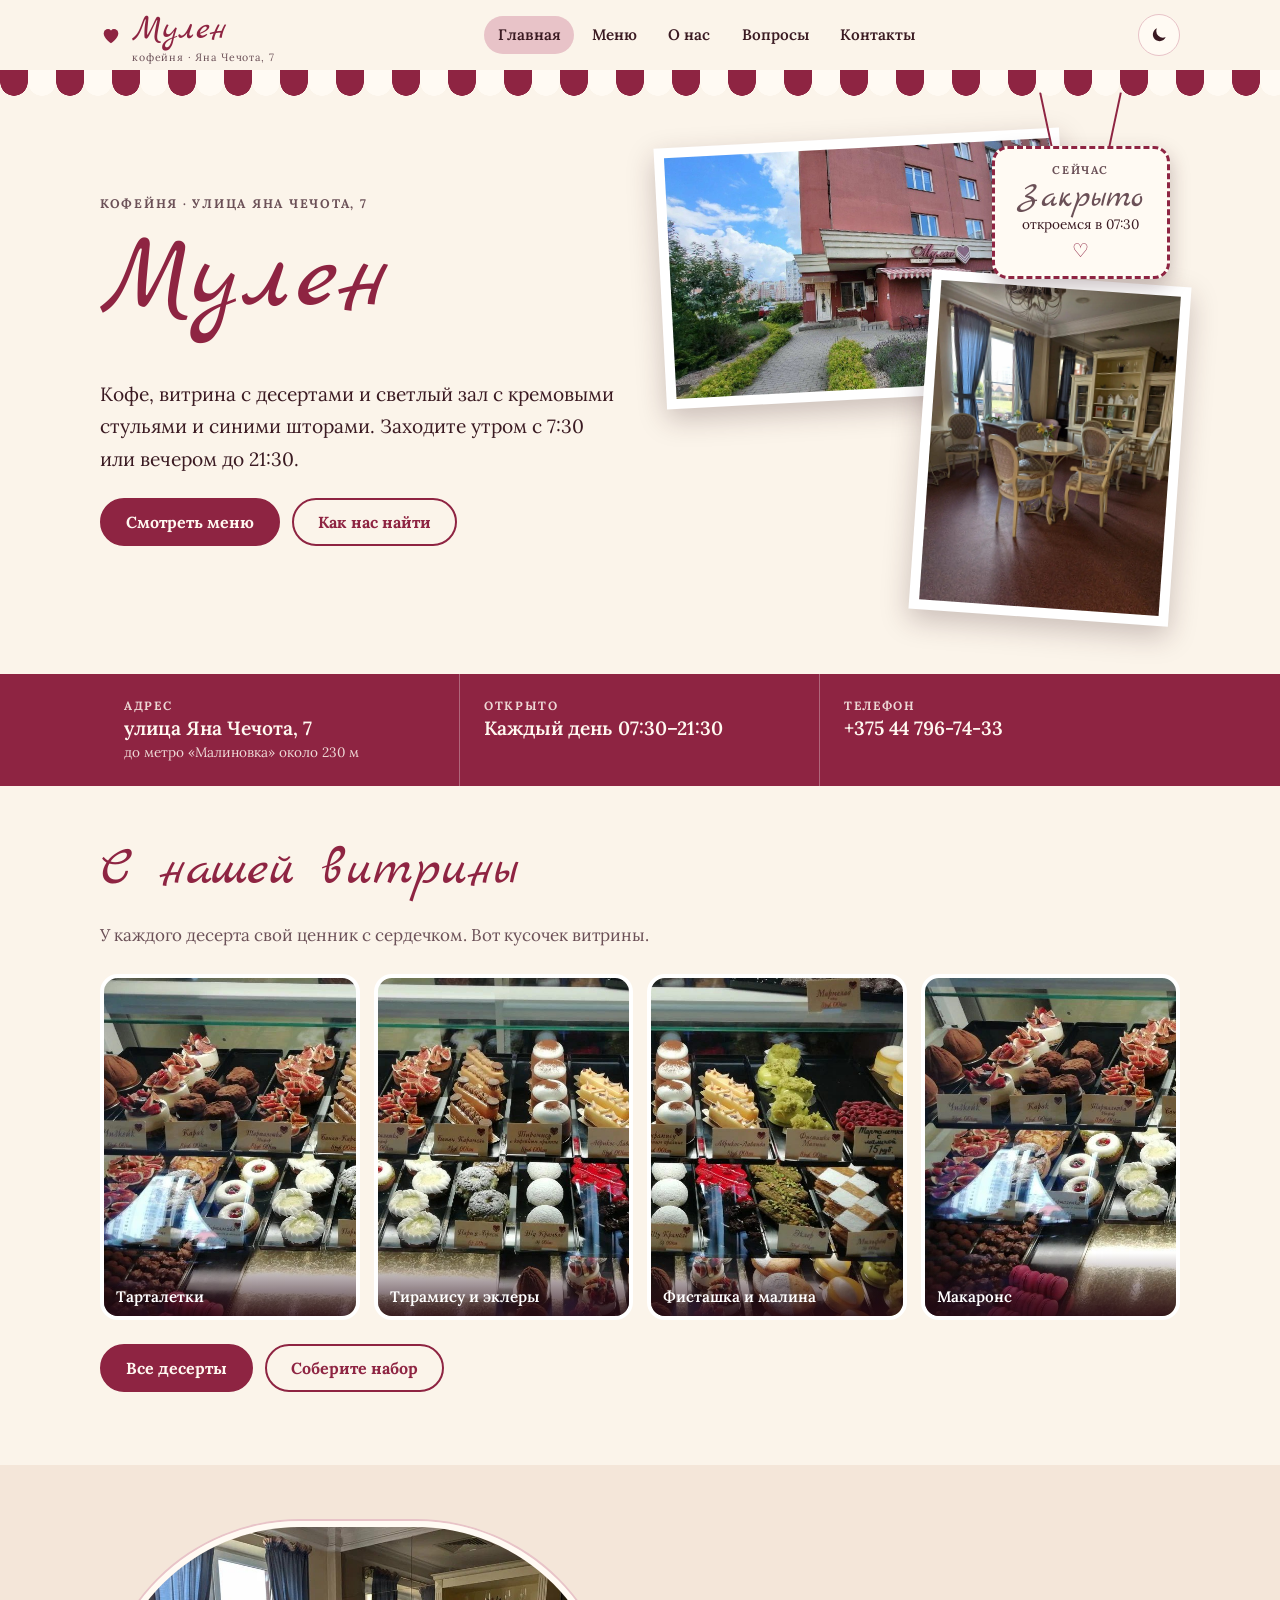
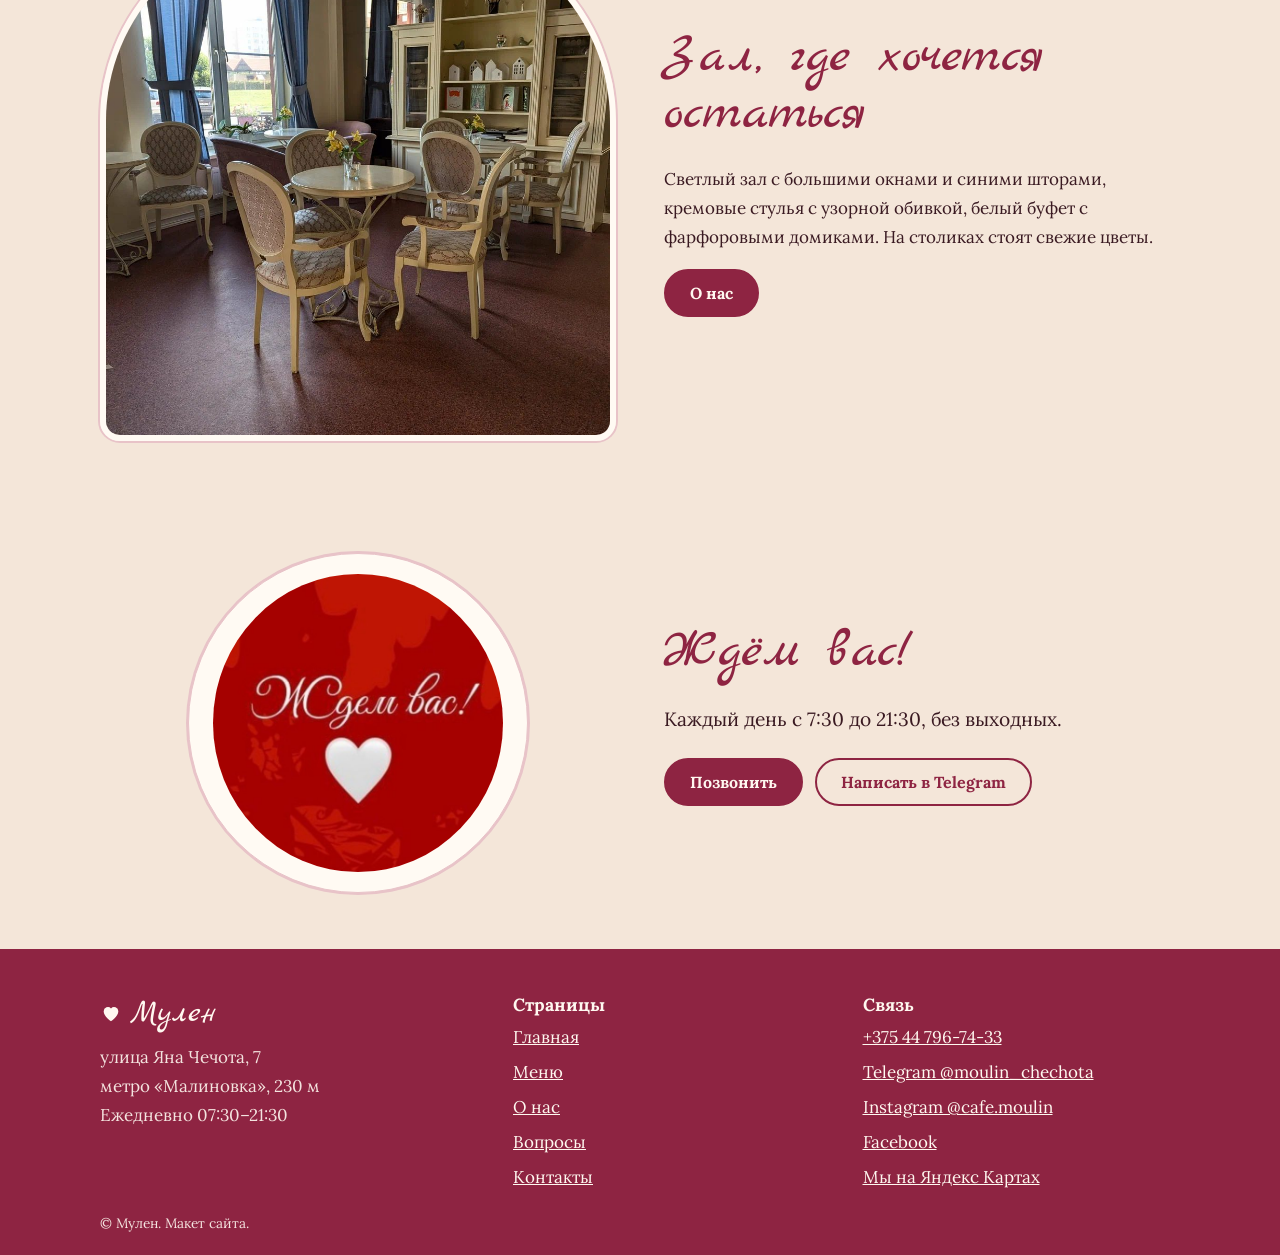
<file: index.html>
<!DOCTYPE html><html lang="ru"><head><meta charset="utf-8"><meta name="viewport" content="width=device-width,initial-scale=1">
<title>Кофейня на Яна Чечота — Мулен</title><meta name="description" content="Мулен — кофейня и витрина с десертами на улице Яна Чечота, 7. Открыто каждый день с 7:30 до 21:30.">
<script>(function(){var t;try{t=localStorage.getItem('theme')}catch(e){}if(t!=='dark'&&t!=='light')t=matchMedia('(prefers-color-scheme:dark)').matches?'dark':'light';var r=document.documentElement;r.dataset.theme=t;r.classList.add('js')})()</script>
<link rel="icon" href="favicon.ico" sizes="any"><link rel="icon" type="image/png" sizes="32x32" href="favicon-32.png"><link rel="icon" type="image/png" sizes="192x192" href="favicon-192.png"><link rel="apple-touch-icon" href="apple-touch-icon.png">
<link rel="preconnect" href="https://fonts.googleapis.com"><link rel="preconnect" href="https://fonts.gstatic.com" crossorigin>
<link href="https://fonts.googleapis.com/css2?family=Lora:wght@400;600;700&family=Marck+Script&display=swap" rel="stylesheet">
<link rel="stylesheet" href="style.css"><script src="main.js" defer></script></head><body>
<div id="prog" aria-hidden="true"></div>
<header class="top"><div class="wrap bar"><a class="brand" href="index.html" aria-label="Мулен — на главную"><svg class="hrt" viewBox="0 0 24 24" width="22" height="22" aria-hidden="true"><path d="M12 21s-8-5.2-8-11a4.6 4.6 0 0 1 8-3 4.6 4.6 0 0 1 8 3c0 5.800-8 11-8 11z" fill="currentColor"/></svg><span><b>Мулен</b><small>кофейня · Яна Чечота, 7</small></span></a>
<nav id="nav" aria-label="Основное меню"><ul><li><a href="index.html" aria-current="page">Главная</a></li><li><a href="menu.html">Меню</a></li><li><a href="about.html">О нас</a></li><li><a href="faq.html">Вопросы</a></li><li><a href="contacts.html">Контакты</a></li></ul></nav>
<div class="tools"><button class="ib" id="theme" type="button" aria-label="Переключить тему" aria-pressed="false"><svg viewBox="0 0 24 24" width="20" height="20" aria-hidden="true"><path d="M20 14.5A8 8 0 0 1 9.5 4a8 8 0 1 0 10.5 10.5z" fill="currentColor"/></svg></button>
<button class="ib burger" id="burger" type="button" aria-label="Открыть меню" aria-expanded="false" aria-controls="nav"><svg viewBox="0 0 24 24" width="22" height="22" aria-hidden="true"><path d="M3 6h18M3 12h18M3 18h18" stroke="currentColor" stroke-width="2" stroke-linecap="round"/></svg></button></div></div><div class="awn" aria-hidden="true"></div></header><main id="main">

<section class="hero"><div class="wrap hgrid"><div class="reveal"><p class="eyebrow">Кофейня · улица Яна Чечота, 7</p><h1>Мулен</h1>
<p class="lead">Кофе, витрина с десертами и светлый зал с кремовыми стульями и синими шторами. Заходите утром с 7:30 или вечером до 21:30.</p>
<p class="btns"><a class="btn" href="menu.html">Смотреть меню</a><a class="btn ghost" href="contacts.html">Как нас найти</a></p></div>
<div class="stack reveal"><div class="door swing" id="door" role="status" aria-live="polite"><div class="plate"><small>Сейчас</small><b id="dst">Открыто</b><span id="dtx">до 21:30</span><i id="dh" aria-hidden="true">♥</i></div></div><figure class="pol p1"><img src="images/facade.jpg" width="1280" height="720" alt="Кофейня «Мулен»: красный дом, полосатый тент и вывеска с сердцем"></figure><figure class="pol p2"><img src="images/interior.jpg" width="964" height="1280" alt="Зал: кремовые стулья с узорной обивкой, круглые столики с жёлтыми цветами, синие шторы"></figure></div></div></section>
<section class="info"><div class="wrap igrid"><div><span>Адрес</span><b>улица Яна Чечота, 7</b><small>до метро «Малиновка» около 230 м</small></div><div><span>Открыто</span><b>Каждый день 07:30–21:30</b></div><div><span>Телефон</span><a href="tel:+375447967433">+375 44 796-74-33</a></div></div></section>
<section><div class="wrap"><h2 class="reveal">С нашей витрины</h2><p class="muted reveal">У каждого десерта свой ценник с сердечком. Вот кусочек витрины.</p><div class="gal"><div class="tile reveal" role="img" aria-label="Фрагмент витрины: Тарталетки" style="background-image:url(images/showcase.jpg);background-position:6% 10%"><span>Тарталетки</span></div><div class="tile reveal" role="img" aria-label="Фрагмент витрины: Тирамису и эклеры" style="background-image:url(images/showcase.jpg);background-position:45% 6%"><span>Тирамису и эклеры</span></div><div class="tile reveal" role="img" aria-label="Фрагмент витрины: Фисташка и малина" style="background-image:url(images/showcase.jpg);background-position:82% 4%"><span>Фисташка и малина</span></div><div class="tile reveal" role="img" aria-label="Фрагмент витрины: Макаронс" style="background-image:url(images/showcase.jpg);background-position:0% 100%"><span>Макаронс</span></div></div><p class="btns"><a class="btn" href="menu.html">Все десерты</a><a class="btn ghost" href="menu.html#set">Соберите набор</a></p></div></section>
<section class="alt"><div class="wrap split"><img class="reveal rimg" src="images/interior.jpg" width="964" height="1280" loading="lazy" alt="Зал кофейни: резной белый буфет с фарфоровыми домиками, кремовые стулья"><div class="reveal"><h2>Зал, где хочется остаться</h2><p>Светлый зал с большими окнами и синими шторами, кремовые стулья с узорной обивкой, белый буфет с фарфоровыми домиками. На столиках стоят свежие цветы.</p><p><a class="btn" href="about.html">О нас</a></p></div></div></section>
<section class="cta"><div class="wrap split"><img class="reveal rimg card" src="images/card.jpg" width="640" height="640" loading="lazy" alt="Открытка «Ждём вас!» с белым сердцем на красном фоне"><div class="reveal"><h2>Ждём вас!</h2><p class="lead">Каждый день с 7:30 до 21:30, без выходных.</p><p class="btns"><a class="btn" href="tel:+375447967433">Позвонить</a><a class="btn ghost" href="https://t.me/moulin_chechota" target="_blank" rel="noopener">Написать в Telegram</a></p></div></div></section></main><footer><div class="wrap fgrid"><div><p class="fb"><svg class="hrt" viewBox="0 0 24 24" width="22" height="22" aria-hidden="true"><path d="M12 21s-8-5.2-8-11a4.6 4.6 0 0 1 8-3 4.6 4.6 0 0 1 8 3c0 5.800-8 11-8 11z" fill="currentColor"/></svg> Мулен</p><p class="muted">улица Яна Чечота, 7<br>метро «Малиновка», 230 м<br>Ежедневно 07:30–21:30</p></div>
<div><h3>Страницы</h3><ul class="plain"><li><a href="index.html" aria-current="page">Главная</a></li><li><a href="menu.html">Меню</a></li><li><a href="about.html">О нас</a></li><li><a href="faq.html">Вопросы</a></li><li><a href="contacts.html">Контакты</a></li></ul></div>
<div><h3>Связь</h3><ul class="plain"><li><a href="tel:+375447967433">+375 44 796-74-33</a></li><li><a href="https://t.me/moulin_chechota" target="_blank" rel="noopener">Telegram @moulin_chechota</a></li><li><a href="https://instagram.com/cafe.moulin" target="_blank" rel="noopener">Instagram @cafe.moulin</a></li><li><a href="https://www.facebook.com/people/Moulinovka/100050325293859/" target="_blank" rel="noopener">Facebook</a></li><li><a href="https://yandex.by/maps/org/mulen/1174482959/?ll=27.477953%2C53.849796&z=14" target="_blank" rel="noopener">Мы на Яндекс Картах</a></li></ul></div></div><p class="wrap muted small">© Мулен. Макет сайта.</p></footer>
<div class="dock"><a class="btn" href="tel:+375447967433" aria-label="Позвонить в Мулен">Позвонить</a><a class="btn ghost" href="https://t.me/moulin_chechota" target="_blank" rel="noopener" aria-label="Написать в Telegram">Telegram</a></div></body></html>
</file>
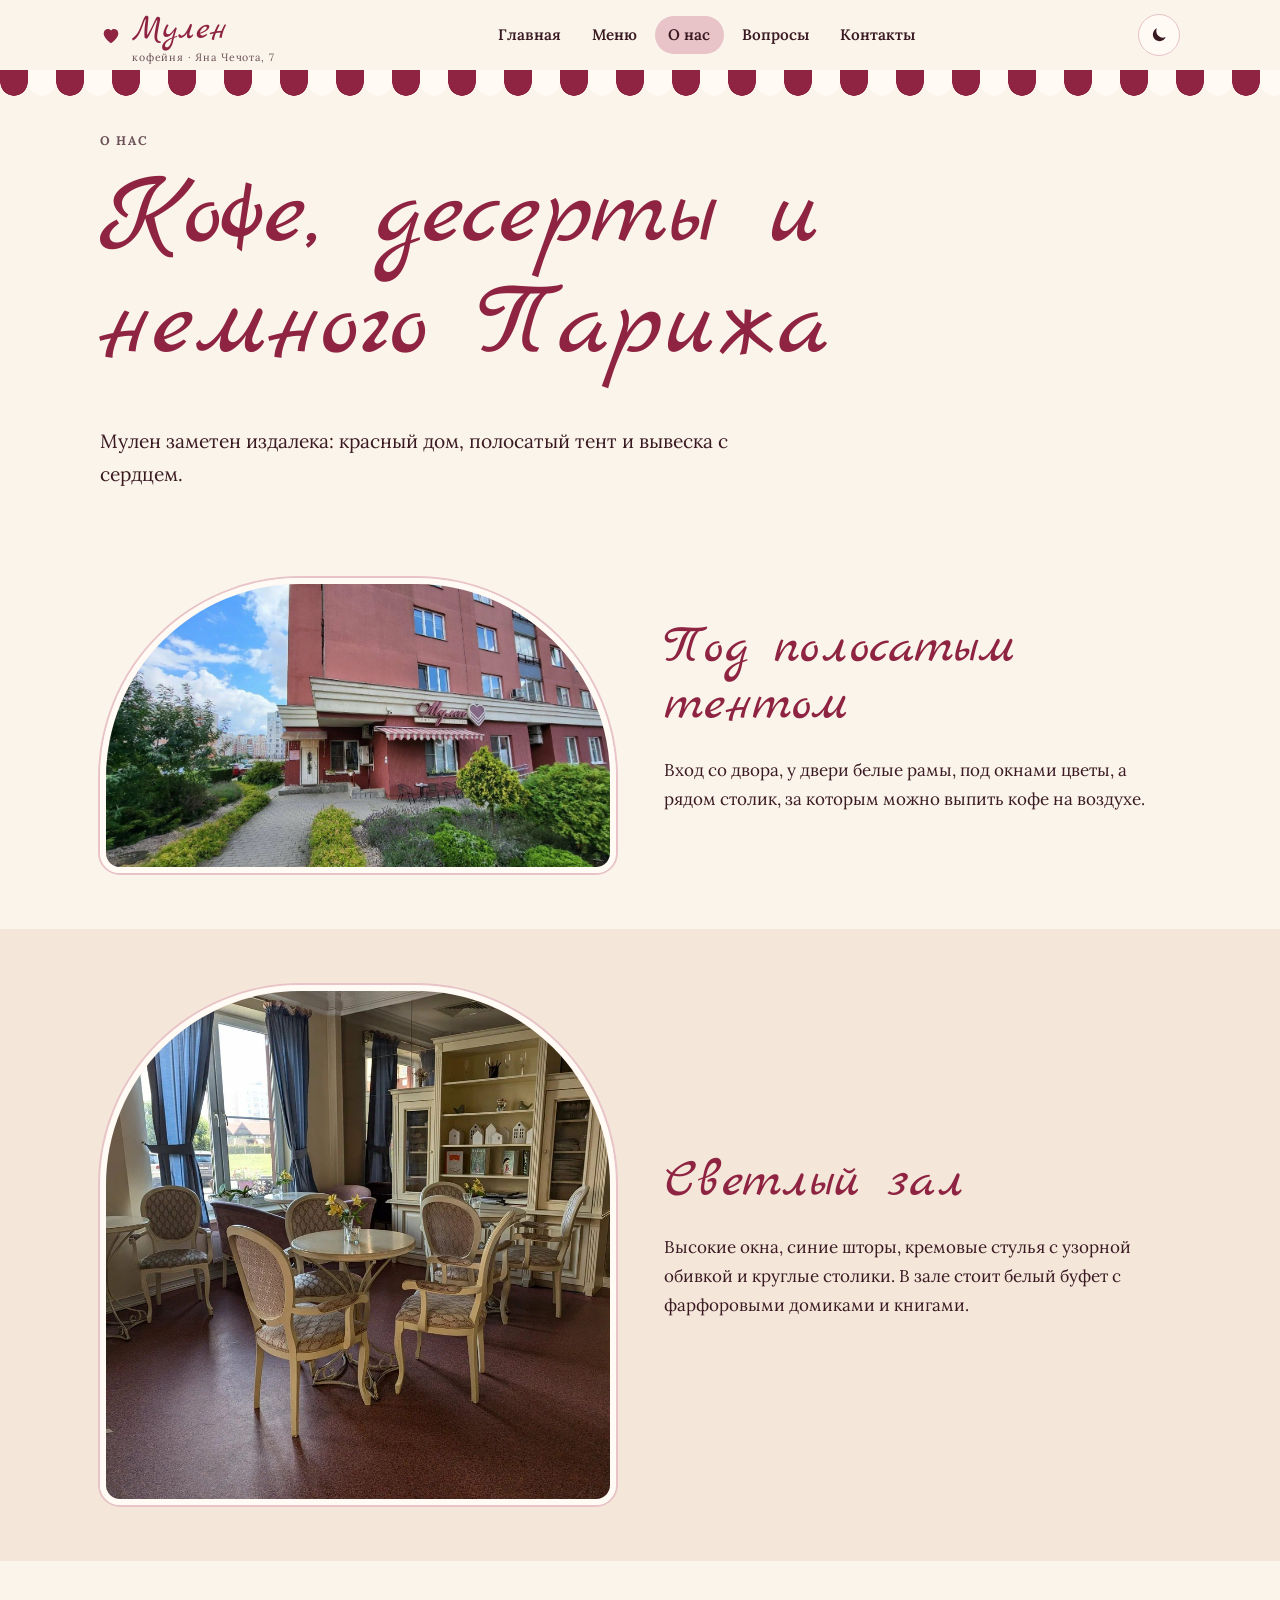
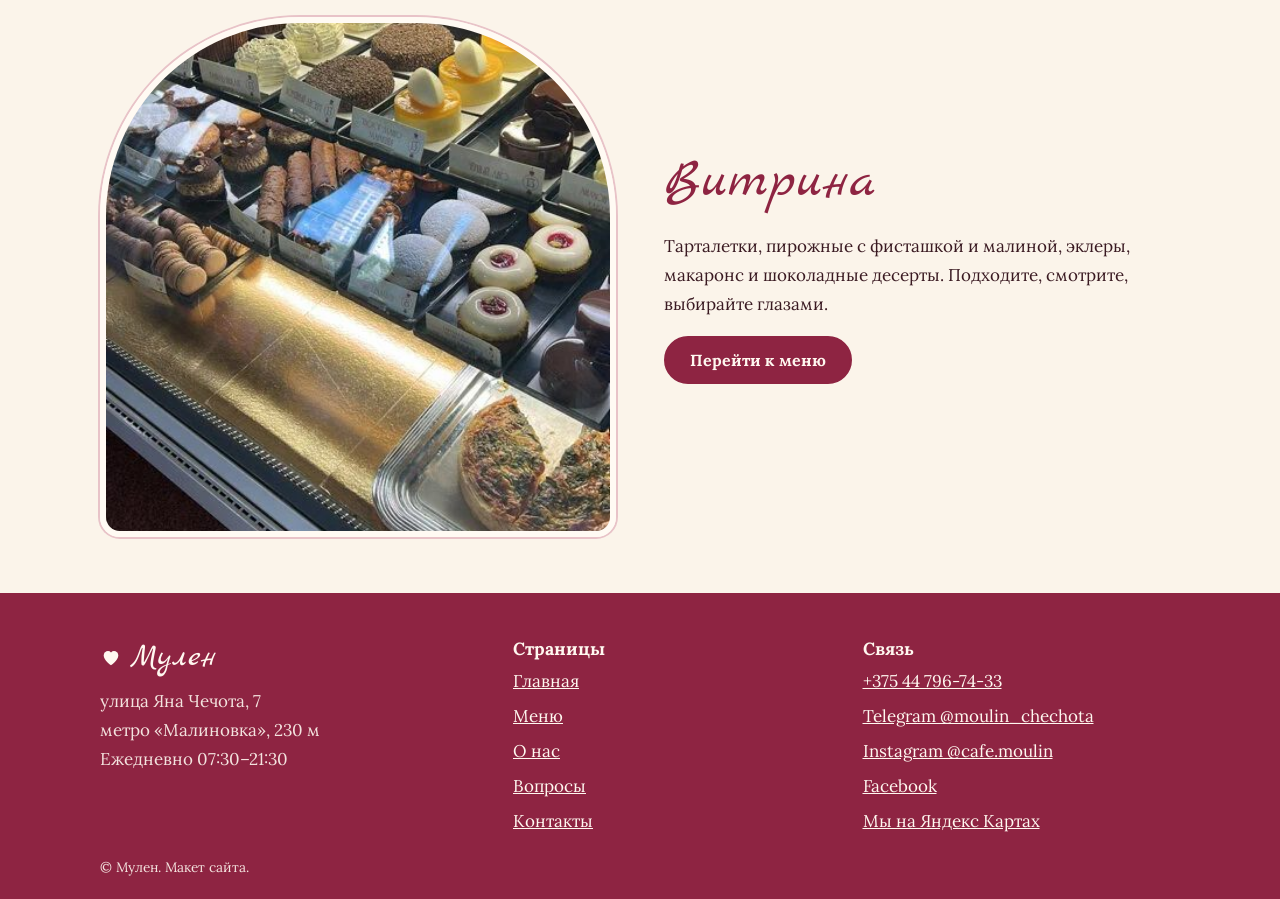
<file: about.html>
<!DOCTYPE html><html lang="ru"><head><meta charset="utf-8"><meta name="viewport" content="width=device-width,initial-scale=1">
<title>О нас — Мулен</title><meta name="description" content="О кофейне Мулен: красный дом с полосатым тентом, светлый зал и витрина с десертами.">
<script>(function(){var t;try{t=localStorage.getItem('theme')}catch(e){}if(t!=='dark'&&t!=='light')t=matchMedia('(prefers-color-scheme:dark)').matches?'dark':'light';var r=document.documentElement;r.dataset.theme=t;r.classList.add('js')})()</script>
<link rel="icon" href="favicon.ico" sizes="any"><link rel="icon" type="image/png" sizes="32x32" href="favicon-32.png"><link rel="icon" type="image/png" sizes="192x192" href="favicon-192.png"><link rel="apple-touch-icon" href="apple-touch-icon.png">
<link rel="preconnect" href="https://fonts.googleapis.com"><link rel="preconnect" href="https://fonts.gstatic.com" crossorigin>
<link href="https://fonts.googleapis.com/css2?family=Lora:wght@400;600;700&family=Marck+Script&display=swap" rel="stylesheet">
<link rel="stylesheet" href="style.css"><script src="main.js" defer></script></head><body>
<div id="prog" aria-hidden="true"></div>
<header class="top"><div class="wrap bar"><a class="brand" href="index.html" aria-label="Мулен — на главную"><svg class="hrt" viewBox="0 0 24 24" width="22" height="22" aria-hidden="true"><path d="M12 21s-8-5.2-8-11a4.6 4.6 0 0 1 8-3 4.6 4.6 0 0 1 8 3c0 5.800-8 11-8 11z" fill="currentColor"/></svg><span><b>Мулен</b><small>кофейня · Яна Чечота, 7</small></span></a>
<nav id="nav" aria-label="Основное меню"><ul><li><a href="index.html">Главная</a></li><li><a href="menu.html">Меню</a></li><li><a href="about.html" aria-current="page">О нас</a></li><li><a href="faq.html">Вопросы</a></li><li><a href="contacts.html">Контакты</a></li></ul></nav>
<div class="tools"><button class="ib" id="theme" type="button" aria-label="Переключить тему" aria-pressed="false"><svg viewBox="0 0 24 24" width="20" height="20" aria-hidden="true"><path d="M20 14.5A8 8 0 0 1 9.5 4a8 8 0 1 0 10.5 10.5z" fill="currentColor"/></svg></button>
<button class="ib burger" id="burger" type="button" aria-label="Открыть меню" aria-expanded="false" aria-controls="nav"><svg viewBox="0 0 24 24" width="22" height="22" aria-hidden="true"><path d="M3 6h18M3 12h18M3 18h18" stroke="currentColor" stroke-width="2" stroke-linecap="round"/></svg></button></div></div><div class="awn" aria-hidden="true"></div></header><main id="main">

<section class="pgh"><div class="wrap"><p class="eyebrow">О нас</p><h1>Кофе, десерты и немного Парижа</h1><p class="lead">Мулен заметен издалека: красный дом, полосатый тент и вывеска с сердцем.</p></div></section>
<section><div class="wrap split"><img class="reveal rimg" src="images/facade.jpg" width="1280" height="720" loading="lazy" alt="Фасад кофейни: красно-белый тент, вывеска «Мулен» с сердцем, столик на улице"><div class="reveal"><h2>Под полосатым тентом</h2><p>Вход со двора, у двери белые рамы, под окнами цветы, а рядом столик, за которым можно выпить кофе на воздухе.</p></div></div></section>
<section class="alt"><div class="wrap split rev"><div class="reveal"><h2>Светлый зал</h2><p>Высокие окна, синие шторы, кремовые стулья с узорной обивкой и круглые столики. В зале стоит белый буфет с фарфоровыми домиками и книгами.</p></div><img class="reveal rimg" src="images/interior.jpg" width="964" height="1280" loading="lazy" alt="Зал с большими окнами, синими шторами и кремовыми стульями"></div></section>
<section><div class="wrap split"><img class="reveal rimg" src="images/showcase2.jpg" width="432" height="768" loading="lazy" alt="Витрина: пирожные с фруктами, макаронс, шоколадные десерты"><div class="reveal"><h2>Витрина</h2><p>Тарталетки, пирожные с фисташкой и малиной, эклеры, макаронс и шоколадные десерты. Подходите, смотрите, выбирайте глазами.</p><p><a class="btn" href="menu.html">Перейти к меню</a></p></div></div></section></main><footer><div class="wrap fgrid"><div><p class="fb"><svg class="hrt" viewBox="0 0 24 24" width="22" height="22" aria-hidden="true"><path d="M12 21s-8-5.2-8-11a4.6 4.6 0 0 1 8-3 4.6 4.6 0 0 1 8 3c0 5.800-8 11-8 11z" fill="currentColor"/></svg> Мулен</p><p class="muted">улица Яна Чечота, 7<br>метро «Малиновка», 230 м<br>Ежедневно 07:30–21:30</p></div>
<div><h3>Страницы</h3><ul class="plain"><li><a href="index.html">Главная</a></li><li><a href="menu.html">Меню</a></li><li><a href="about.html" aria-current="page">О нас</a></li><li><a href="faq.html">Вопросы</a></li><li><a href="contacts.html">Контакты</a></li></ul></div>
<div><h3>Связь</h3><ul class="plain"><li><a href="tel:+375447967433">+375 44 796-74-33</a></li><li><a href="https://t.me/moulin_chechota" target="_blank" rel="noopener">Telegram @moulin_chechota</a></li><li><a href="https://instagram.com/cafe.moulin" target="_blank" rel="noopener">Instagram @cafe.moulin</a></li><li><a href="https://www.facebook.com/people/Moulinovka/100050325293859/" target="_blank" rel="noopener">Facebook</a></li><li><a href="https://yandex.by/maps/org/mulen/1174482959/?ll=27.477953%2C53.849796&z=14" target="_blank" rel="noopener">Мы на Яндекс Картах</a></li></ul></div></div><p class="wrap muted small">© Мулен. Макет сайта.</p></footer>
<div class="dock"><a class="btn" href="tel:+375447967433" aria-label="Позвонить в Мулен">Позвонить</a><a class="btn ghost" href="https://t.me/moulin_chechota" target="_blank" rel="noopener" aria-label="Написать в Telegram">Telegram</a></div></body></html>
</file>
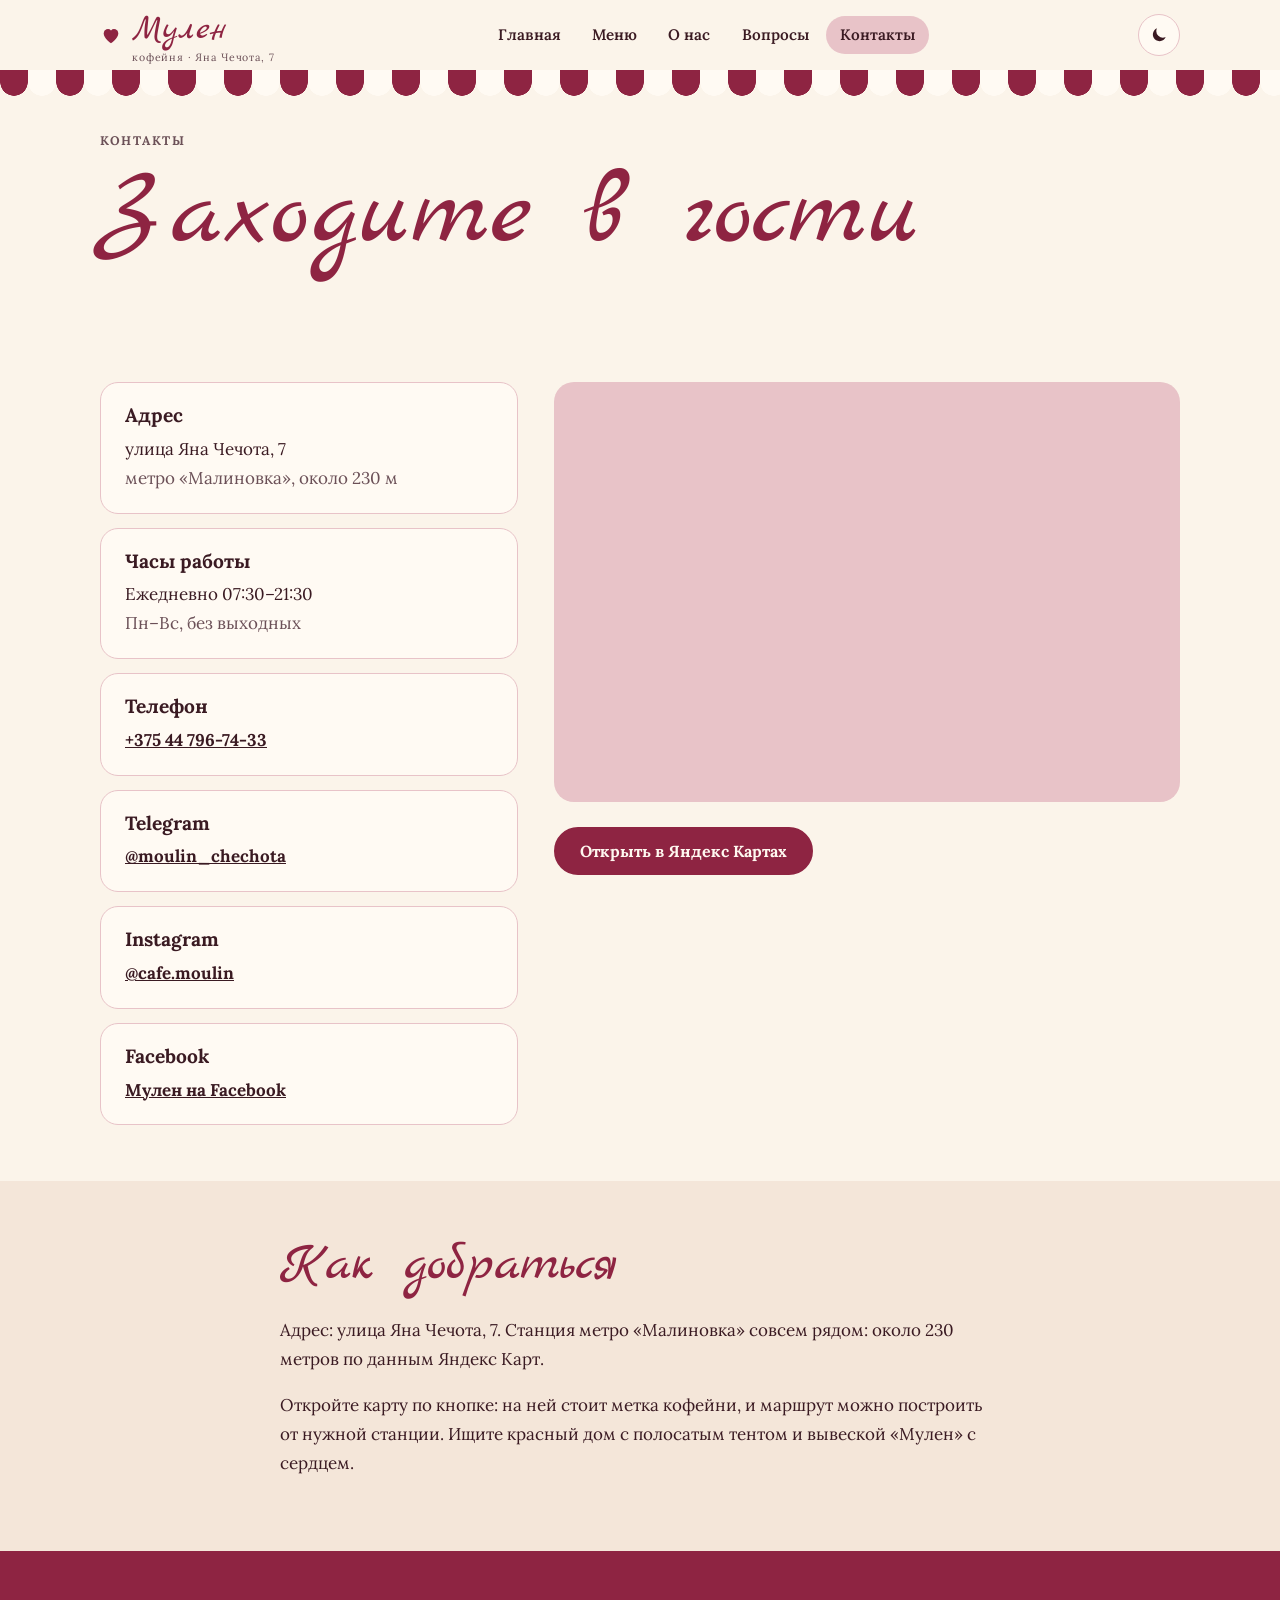
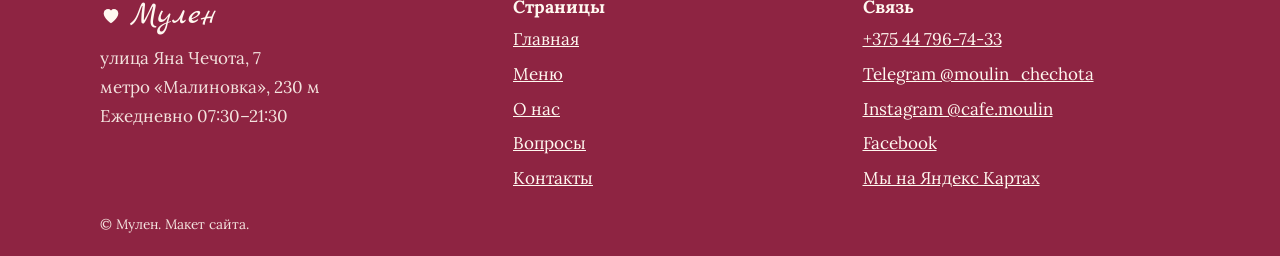
<file: contacts.html>
<!DOCTYPE html><html lang="ru"><head><meta charset="utf-8"><meta name="viewport" content="width=device-width,initial-scale=1">
<title>Контакты — Мулен</title><meta name="description" content="Контакты кофейни Мулен: адрес, телефон, Telegram, Facebook и карта.">
<script>(function(){var t;try{t=localStorage.getItem('theme')}catch(e){}if(t!=='dark'&&t!=='light')t=matchMedia('(prefers-color-scheme:dark)').matches?'dark':'light';var r=document.documentElement;r.dataset.theme=t;r.classList.add('js')})()</script>
<link rel="icon" href="favicon.ico" sizes="any"><link rel="icon" type="image/png" sizes="32x32" href="favicon-32.png"><link rel="icon" type="image/png" sizes="192x192" href="favicon-192.png"><link rel="apple-touch-icon" href="apple-touch-icon.png">
<link rel="preconnect" href="https://fonts.googleapis.com"><link rel="preconnect" href="https://fonts.gstatic.com" crossorigin>
<link href="https://fonts.googleapis.com/css2?family=Lora:wght@400;600;700&family=Marck+Script&display=swap" rel="stylesheet">
<link rel="stylesheet" href="style.css"><script src="main.js" defer></script></head><body>
<div id="prog" aria-hidden="true"></div>
<header class="top"><div class="wrap bar"><a class="brand" href="index.html" aria-label="Мулен — на главную"><svg class="hrt" viewBox="0 0 24 24" width="22" height="22" aria-hidden="true"><path d="M12 21s-8-5.2-8-11a4.6 4.6 0 0 1 8-3 4.6 4.6 0 0 1 8 3c0 5.800-8 11-8 11z" fill="currentColor"/></svg><span><b>Мулен</b><small>кофейня · Яна Чечота, 7</small></span></a>
<nav id="nav" aria-label="Основное меню"><ul><li><a href="index.html">Главная</a></li><li><a href="menu.html">Меню</a></li><li><a href="about.html">О нас</a></li><li><a href="faq.html">Вопросы</a></li><li><a href="contacts.html" aria-current="page">Контакты</a></li></ul></nav>
<div class="tools"><button class="ib" id="theme" type="button" aria-label="Переключить тему" aria-pressed="false"><svg viewBox="0 0 24 24" width="20" height="20" aria-hidden="true"><path d="M20 14.5A8 8 0 0 1 9.5 4a8 8 0 1 0 10.5 10.5z" fill="currentColor"/></svg></button>
<button class="ib burger" id="burger" type="button" aria-label="Открыть меню" aria-expanded="false" aria-controls="nav"><svg viewBox="0 0 24 24" width="22" height="22" aria-hidden="true"><path d="M3 6h18M3 12h18M3 18h18" stroke="currentColor" stroke-width="2" stroke-linecap="round"/></svg></button></div></div><div class="awn" aria-hidden="true"></div></header><main id="main">

<section class="pgh"><div class="wrap"><p class="eyebrow">Контакты</p><h1>Заходите в гости</h1></div></section>
<section><div class="wrap cgrid"><div class="cards one">
<article class="card"><h3>Адрес</h3><p>улица Яна Чечота, 7<br><span class="muted">метро «Малиновка», около 230 м</span></p></article>
<article class="card"><h3>Часы работы</h3><p>Ежедневно 07:30–21:30<br><span class="muted">Пн–Вс, без выходных</span></p></article>
<article class="card"><h3>Телефон</h3><p><a href="tel:+375447967433">+375 44 796-74-33</a></p></article>
<article class="card"><h3>Telegram</h3><p><a href="https://t.me/moulin_chechota" target="_blank" rel="noopener">@moulin_chechota</a></p></article>
<article class="card"><h3>Instagram</h3><p><a href="https://instagram.com/cafe.moulin" target="_blank" rel="noopener">@cafe.moulin</a></p></article>
<article class="card"><h3>Facebook</h3><p><a href="https://www.facebook.com/people/Moulinovka/100050325293859/" target="_blank" rel="noopener">Мулен на Facebook</a></p></article></div>
<div><iframe class="map" title="Карта: кофейня Мулен на Яндекс Картах" src="https://yandex.ru/map-widget/v1/?z=16&text=%D0%9C%D0%B8%D0%BD%D1%81%D0%BA%2C%20%D1%83%D0%BB%D0%B8%D1%86%D0%B0%20%D0%AF%D0%BD%D0%B0%20%D0%A7%D0%B5%D1%87%D0%BE%D1%82%D0%B0%2C%207" loading="lazy" allowfullscreen></iframe><p><a class="btn" href="https://yandex.by/maps/org/mulen/1174482959/?ll=27.477953%2C53.849796&z=14" target="_blank" rel="noopener">Открыть в Яндекс Картах</a></p></div></div></section>
<section class="alt" id="how"><div class="wrap narrow"><h2>Как добраться</h2><p>Адрес: улица Яна Чечота, 7. Станция метро «Малиновка» совсем рядом: около 230 метров по данным Яндекс Карт.</p><p>Откройте карту по кнопке: на ней стоит метка кофейни, и маршрут можно построить от нужной станции. Ищите красный дом с полосатым тентом и вывеской «Мулен» с сердцем.</p></div></section></main><footer><div class="wrap fgrid"><div><p class="fb"><svg class="hrt" viewBox="0 0 24 24" width="22" height="22" aria-hidden="true"><path d="M12 21s-8-5.2-8-11a4.6 4.6 0 0 1 8-3 4.6 4.6 0 0 1 8 3c0 5.800-8 11-8 11z" fill="currentColor"/></svg> Мулен</p><p class="muted">улица Яна Чечота, 7<br>метро «Малиновка», 230 м<br>Ежедневно 07:30–21:30</p></div>
<div><h3>Страницы</h3><ul class="plain"><li><a href="index.html">Главная</a></li><li><a href="menu.html">Меню</a></li><li><a href="about.html">О нас</a></li><li><a href="faq.html">Вопросы</a></li><li><a href="contacts.html" aria-current="page">Контакты</a></li></ul></div>
<div><h3>Связь</h3><ul class="plain"><li><a href="tel:+375447967433">+375 44 796-74-33</a></li><li><a href="https://t.me/moulin_chechota" target="_blank" rel="noopener">Telegram @moulin_chechota</a></li><li><a href="https://instagram.com/cafe.moulin" target="_blank" rel="noopener">Instagram @cafe.moulin</a></li><li><a href="https://www.facebook.com/people/Moulinovka/100050325293859/" target="_blank" rel="noopener">Facebook</a></li><li><a href="https://yandex.by/maps/org/mulen/1174482959/?ll=27.477953%2C53.849796&z=14" target="_blank" rel="noopener">Мы на Яндекс Картах</a></li></ul></div></div><p class="wrap muted small">© Мулен. Макет сайта.</p></footer>
<div class="dock"><a class="btn" href="tel:+375447967433" aria-label="Позвонить в Мулен">Позвонить</a><a class="btn ghost" href="https://t.me/moulin_chechota" target="_blank" rel="noopener" aria-label="Написать в Telegram">Telegram</a></div></body></html>
</file>
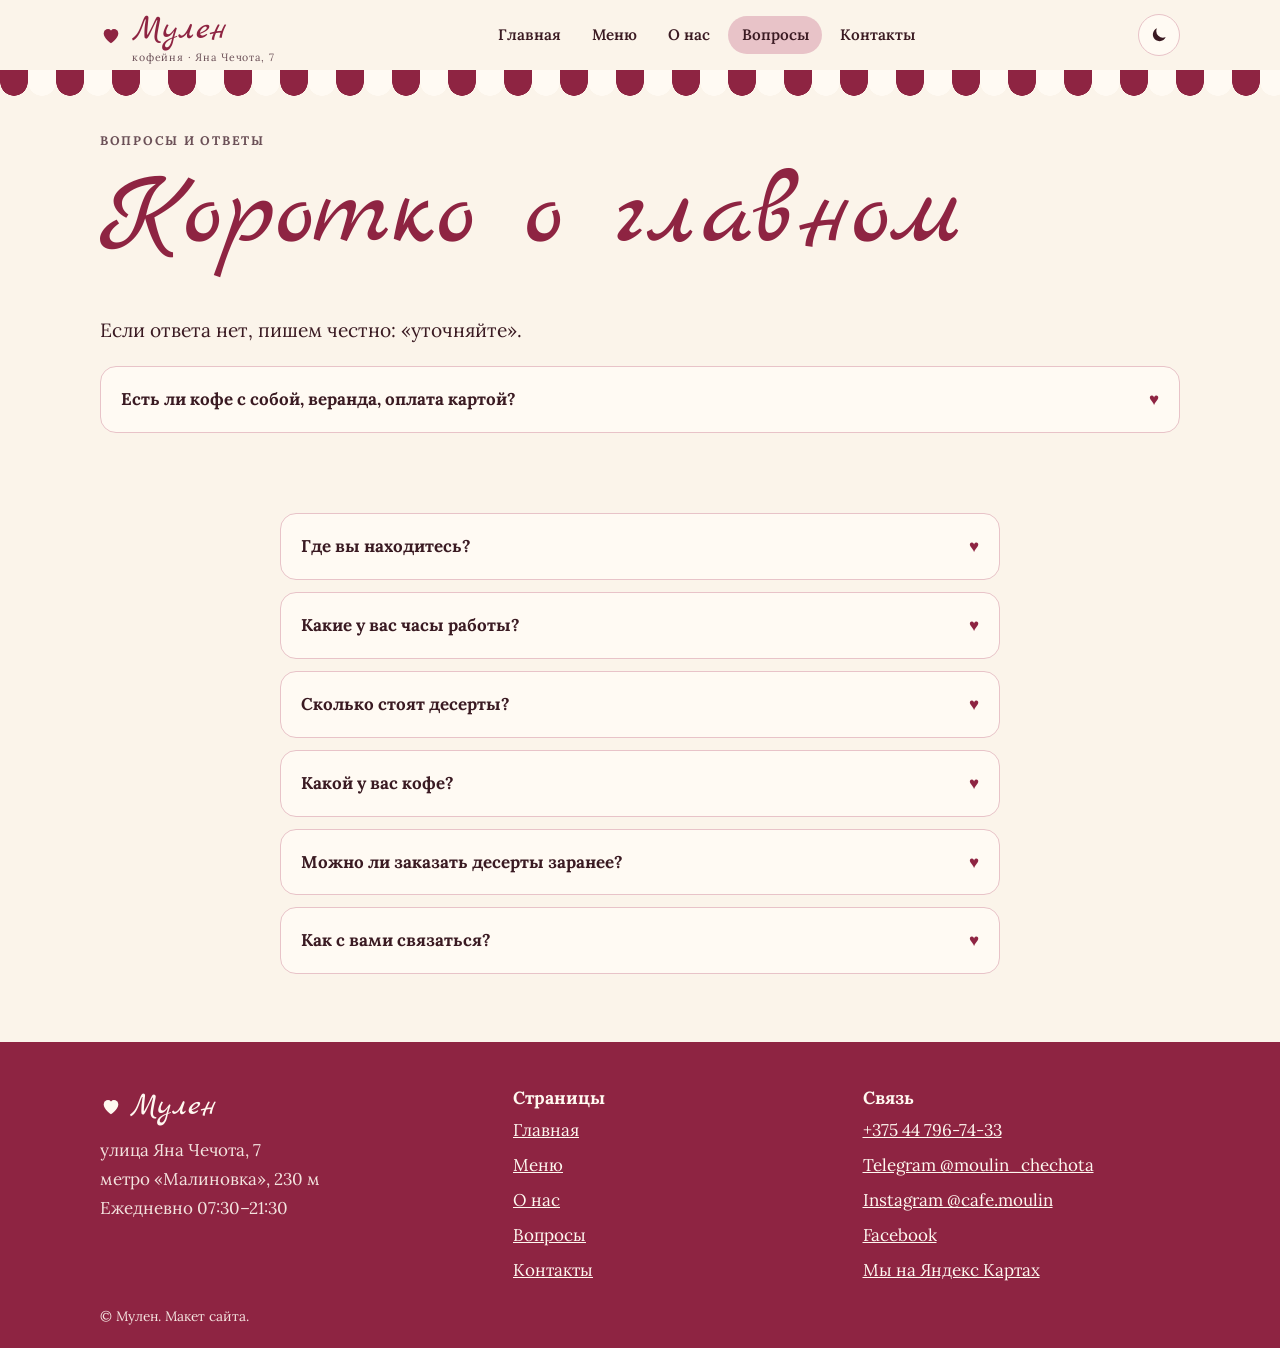
<file: faq.html>
<!DOCTYPE html><html lang="ru"><head><meta charset="utf-8"><meta name="viewport" content="width=device-width,initial-scale=1">
<title>Вопросы и ответы — Мулен</title><meta name="description" content="Частые вопросы о кофейне Мулен.">
<script>(function(){var t;try{t=localStorage.getItem('theme')}catch(e){}if(t!=='dark'&&t!=='light')t=matchMedia('(prefers-color-scheme:dark)').matches?'dark':'light';var r=document.documentElement;r.dataset.theme=t;r.classList.add('js')})()</script>
<link rel="icon" href="favicon.ico" sizes="any"><link rel="icon" type="image/png" sizes="32x32" href="favicon-32.png"><link rel="icon" type="image/png" sizes="192x192" href="favicon-192.png"><link rel="apple-touch-icon" href="apple-touch-icon.png">
<link rel="preconnect" href="https://fonts.googleapis.com"><link rel="preconnect" href="https://fonts.gstatic.com" crossorigin>
<link href="https://fonts.googleapis.com/css2?family=Lora:wght@400;600;700&family=Marck+Script&display=swap" rel="stylesheet">
<link rel="stylesheet" href="style.css"><script src="main.js" defer></script></head><body>
<div id="prog" aria-hidden="true"></div>
<header class="top"><div class="wrap bar"><a class="brand" href="index.html" aria-label="Мулен — на главную"><svg class="hrt" viewBox="0 0 24 24" width="22" height="22" aria-hidden="true"><path d="M12 21s-8-5.2-8-11a4.6 4.6 0 0 1 8-3 4.6 4.6 0 0 1 8 3c0 5.800-8 11-8 11z" fill="currentColor"/></svg><span><b>Мулен</b><small>кофейня · Яна Чечота, 7</small></span></a>
<nav id="nav" aria-label="Основное меню"><ul><li><a href="index.html">Главная</a></li><li><a href="menu.html">Меню</a></li><li><a href="about.html">О нас</a></li><li><a href="faq.html" aria-current="page">Вопросы</a></li><li><a href="contacts.html">Контакты</a></li></ul></nav>
<div class="tools"><button class="ib" id="theme" type="button" aria-label="Переключить тему" aria-pressed="false"><svg viewBox="0 0 24 24" width="20" height="20" aria-hidden="true"><path d="M20 14.5A8 8 0 0 1 9.5 4a8 8 0 1 0 10.5 10.5z" fill="currentColor"/></svg></button>
<button class="ib burger" id="burger" type="button" aria-label="Открыть меню" aria-expanded="false" aria-controls="nav"><svg viewBox="0 0 24 24" width="22" height="22" aria-hidden="true"><path d="M3 6h18M3 12h18M3 18h18" stroke="currentColor" stroke-width="2" stroke-linecap="round"/></svg></button></div></div><div class="awn" aria-hidden="true"></div></header><main id="main">

<section class="pgh"><div class="wrap"><p class="eyebrow">Вопросы и ответы</p><h1>Коротко о главном</h1><p class="lead">Если ответа нет, пишем честно: «уточняйте».</p><details class="reveal"><summary>Есть ли кофе с собой, веранда, оплата картой?</summary><p>По данным карточки на Яндекс Картах: есть кофе с собой, летняя веранда, оплата картой, можно с животными, есть собственная доставка. Актуальность — уточняйте.</p></details></div></section>
<section><div class="wrap narrow"><details class="reveal"><summary>Где вы находитесь?</summary><p>улица Яна Чечота, 7. До станции метро «Малиновка» около 230 метров. Карта — на странице «Контакты».</p></details><details class="reveal"><summary>Какие у вас часы работы?</summary><p>Каждый день с 7:30 до 21:30, без выходных.</p></details><details class="reveal"><summary>Сколько стоят десерты?</summary><p>Цена указана на ценнике у каждого десерта на витрине. Цены для сайта — уточняйте.</p></details><details class="reveal"><summary>Какой у вас кофе?</summary><p>Список напитков и цены — уточняйте.</p></details><details class="reveal"><summary>Можно ли заказать десерты заранее?</summary><p>Уточняйте. Сообщение можно собрать на странице меню и отправить в Telegram.</p></details><details class="reveal"><summary>Как с вами связаться?</summary><p>Позвоните, напишите в Telegram @moulin_chechota или найдите нас в Instagram и на Facebook.</p></details></div></section></main><footer><div class="wrap fgrid"><div><p class="fb"><svg class="hrt" viewBox="0 0 24 24" width="22" height="22" aria-hidden="true"><path d="M12 21s-8-5.2-8-11a4.6 4.6 0 0 1 8-3 4.6 4.6 0 0 1 8 3c0 5.800-8 11-8 11z" fill="currentColor"/></svg> Мулен</p><p class="muted">улица Яна Чечота, 7<br>метро «Малиновка», 230 м<br>Ежедневно 07:30–21:30</p></div>
<div><h3>Страницы</h3><ul class="plain"><li><a href="index.html">Главная</a></li><li><a href="menu.html">Меню</a></li><li><a href="about.html">О нас</a></li><li><a href="faq.html" aria-current="page">Вопросы</a></li><li><a href="contacts.html">Контакты</a></li></ul></div>
<div><h3>Связь</h3><ul class="plain"><li><a href="tel:+375447967433">+375 44 796-74-33</a></li><li><a href="https://t.me/moulin_chechota" target="_blank" rel="noopener">Telegram @moulin_chechota</a></li><li><a href="https://instagram.com/cafe.moulin" target="_blank" rel="noopener">Instagram @cafe.moulin</a></li><li><a href="https://www.facebook.com/people/Moulinovka/100050325293859/" target="_blank" rel="noopener">Facebook</a></li><li><a href="https://yandex.by/maps/org/mulen/1174482959/?ll=27.477953%2C53.849796&z=14" target="_blank" rel="noopener">Мы на Яндекс Картах</a></li></ul></div></div><p class="wrap muted small">© Мулен. Макет сайта.</p></footer>
<div class="dock"><a class="btn" href="tel:+375447967433" aria-label="Позвонить в Мулен">Позвонить</a><a class="btn ghost" href="https://t.me/moulin_chechota" target="_blank" rel="noopener" aria-label="Написать в Telegram">Telegram</a></div></body></html>
</file>
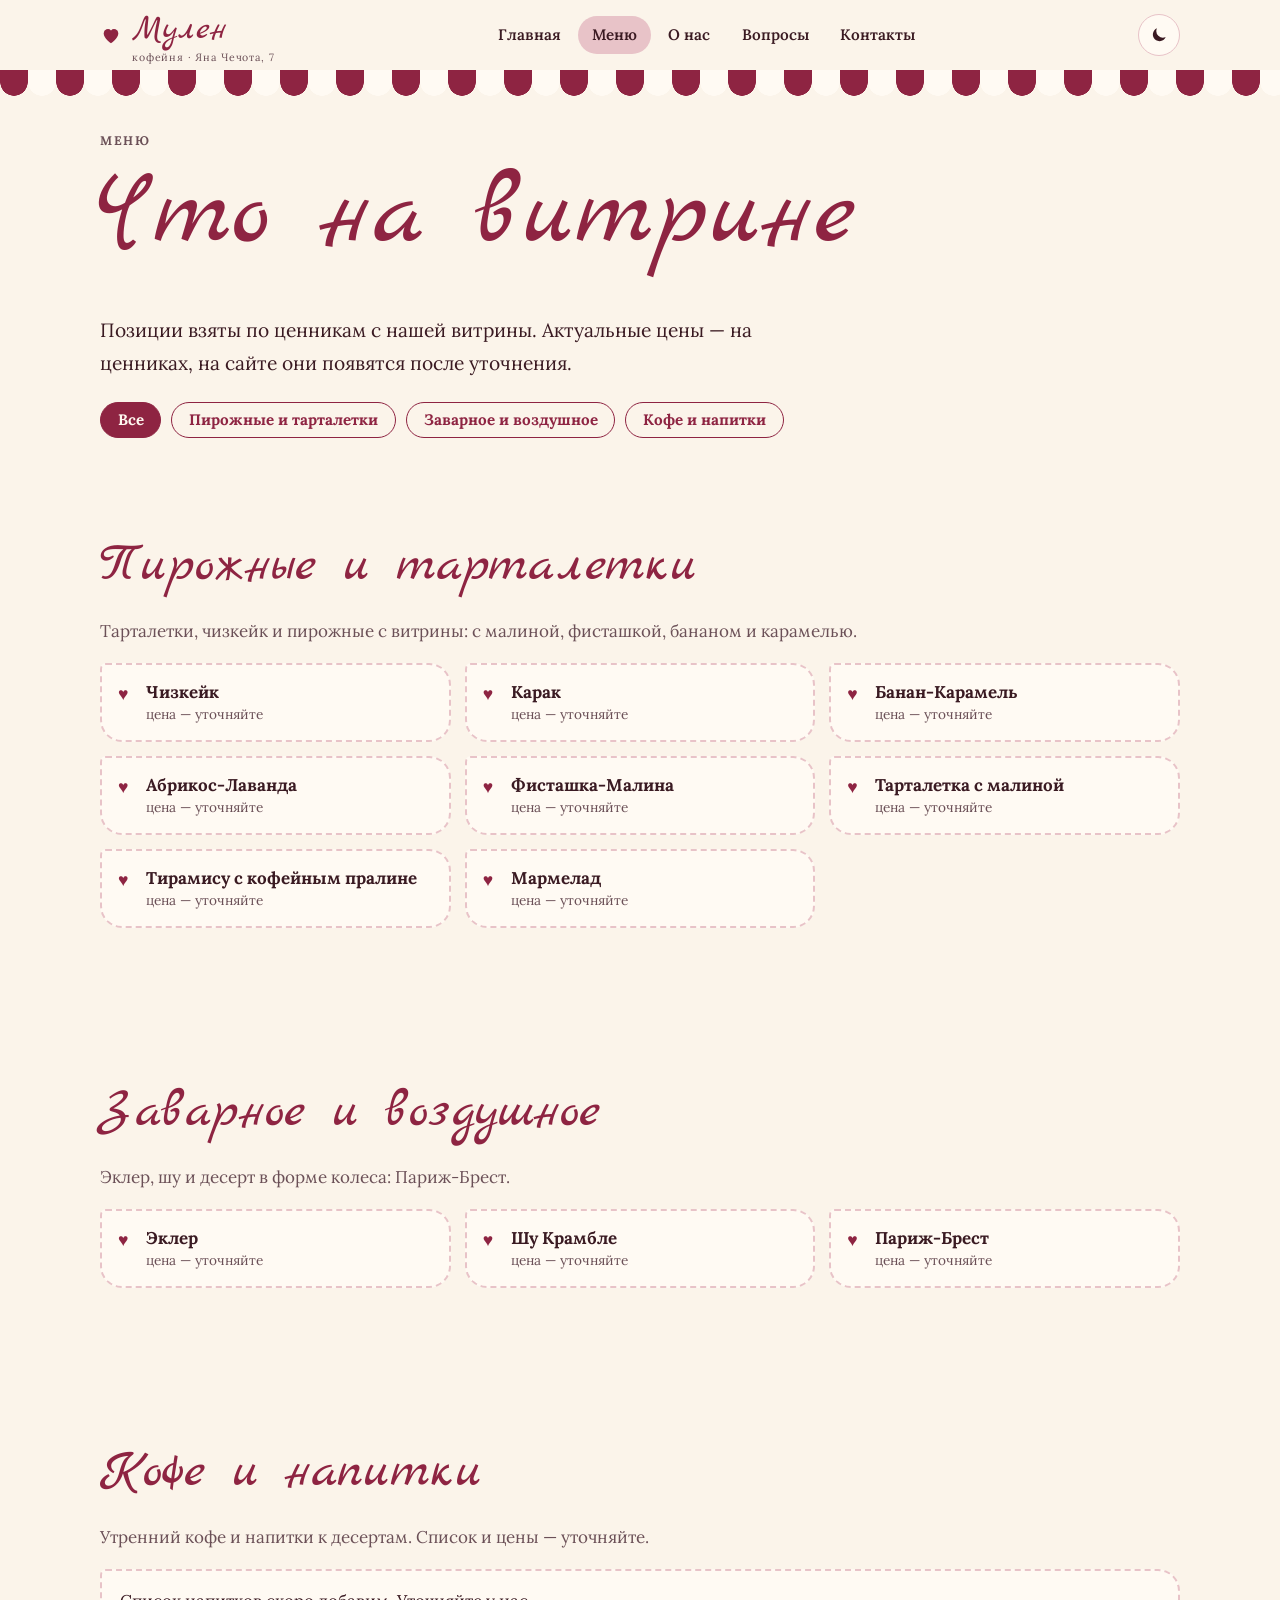
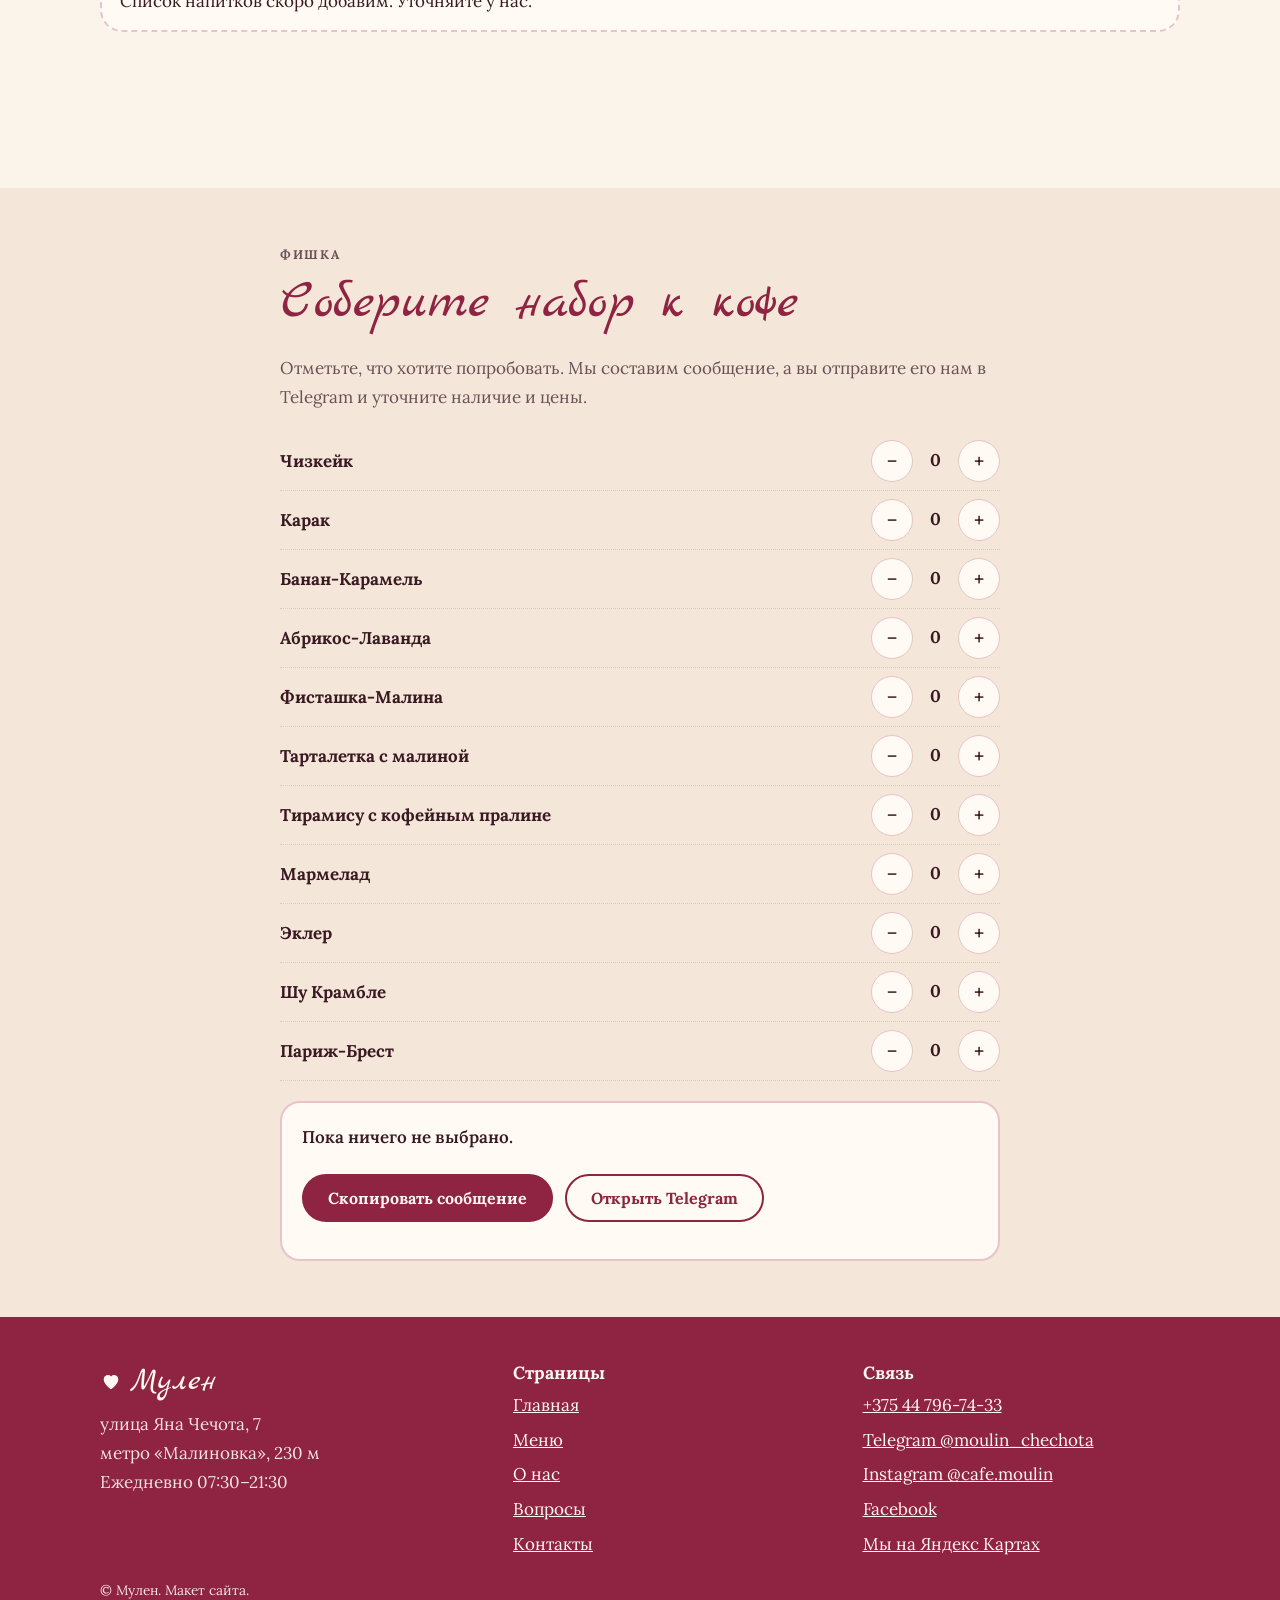
<file: menu.html>
<!DOCTYPE html><html lang="ru"><head><meta charset="utf-8"><meta name="viewport" content="width=device-width,initial-scale=1">
<title>Меню — Мулен</title><meta name="description" content="Меню кофейни Мулен: десерты и кофе. Фильтр по категориям и набор для заказа в Telegram.">
<script>(function(){var t;try{t=localStorage.getItem('theme')}catch(e){}if(t!=='dark'&&t!=='light')t=matchMedia('(prefers-color-scheme:dark)').matches?'dark':'light';var r=document.documentElement;r.dataset.theme=t;r.classList.add('js')})()</script>
<link rel="icon" href="favicon.ico" sizes="any"><link rel="icon" type="image/png" sizes="32x32" href="favicon-32.png"><link rel="icon" type="image/png" sizes="192x192" href="favicon-192.png"><link rel="apple-touch-icon" href="apple-touch-icon.png">
<link rel="preconnect" href="https://fonts.googleapis.com"><link rel="preconnect" href="https://fonts.gstatic.com" crossorigin>
<link href="https://fonts.googleapis.com/css2?family=Lora:wght@400;600;700&family=Marck+Script&display=swap" rel="stylesheet">
<link rel="stylesheet" href="style.css"><script src="main.js" defer></script></head><body>
<div id="prog" aria-hidden="true"></div>
<header class="top"><div class="wrap bar"><a class="brand" href="index.html" aria-label="Мулен — на главную"><svg class="hrt" viewBox="0 0 24 24" width="22" height="22" aria-hidden="true"><path d="M12 21s-8-5.2-8-11a4.6 4.6 0 0 1 8-3 4.6 4.6 0 0 1 8 3c0 5.800-8 11-8 11z" fill="currentColor"/></svg><span><b>Мулен</b><small>кофейня · Яна Чечота, 7</small></span></a>
<nav id="nav" aria-label="Основное меню"><ul><li><a href="index.html">Главная</a></li><li><a href="menu.html" aria-current="page">Меню</a></li><li><a href="about.html">О нас</a></li><li><a href="faq.html">Вопросы</a></li><li><a href="contacts.html">Контакты</a></li></ul></nav>
<div class="tools"><button class="ib" id="theme" type="button" aria-label="Переключить тему" aria-pressed="false"><svg viewBox="0 0 24 24" width="20" height="20" aria-hidden="true"><path d="M20 14.5A8 8 0 0 1 9.5 4a8 8 0 1 0 10.5 10.5z" fill="currentColor"/></svg></button>
<button class="ib burger" id="burger" type="button" aria-label="Открыть меню" aria-expanded="false" aria-controls="nav"><svg viewBox="0 0 24 24" width="22" height="22" aria-hidden="true"><path d="M3 6h18M3 12h18M3 18h18" stroke="currentColor" stroke-width="2" stroke-linecap="round"/></svg></button></div></div><div class="awn" aria-hidden="true"></div></header><main id="main">

<section class="pgh"><div class="wrap"><p class="eyebrow">Меню</p><h1>Что на витрине</h1><p class="lead">Позиции взяты по ценникам с нашей витрины. Актуальные цены — на ценниках, на сайте они появятся после уточнения.</p>
<div class="chips" role="group" aria-label="Фильтр по категориям"><button class="chip" type="button" data-f="all" aria-pressed="true">Все</button><button class="chip" type="button" data-f="sweet" aria-pressed="false">Пирожные и тарталетки</button><button class="chip" type="button" data-f="choux" aria-pressed="false">Заварное и воздушное</button><button class="chip" type="button" data-f="coffee" aria-pressed="false">Кофе и напитки</button></div></div></section>
<section class="menu"><div class="wrap"><section class="mg reveal" data-cat="sweet" aria-labelledby="g-sweet"><h2 id="g-sweet">Пирожные и тарталетки</h2><p class="muted">Тарталетки, чизкейк и пирожные с витрины: с малиной, фисташкой, бананом и карамелью.</p><ul class="items"><li><span class="nm">Чизкейк</span><span class="pr">цена — уточняйте</span></li><li><span class="nm">Карак</span><span class="pr">цена — уточняйте</span></li><li><span class="nm">Банан-Карамель</span><span class="pr">цена — уточняйте</span></li><li><span class="nm">Абрикос-Лаванда</span><span class="pr">цена — уточняйте</span></li><li><span class="nm">Фисташка-Малина</span><span class="pr">цена — уточняйте</span></li><li><span class="nm">Тарталетка с малиной</span><span class="pr">цена — уточняйте</span></li><li><span class="nm">Тирамису с кофейным пралине</span><span class="pr">цена — уточняйте</span></li><li><span class="nm">Мармелад</span><span class="pr">цена — уточняйте</span></li></ul></section><section class="mg reveal" data-cat="choux" aria-labelledby="g-choux"><h2 id="g-choux">Заварное и воздушное</h2><p class="muted">Эклер, шу и десерт в форме колеса: Париж-Брест.</p><ul class="items"><li><span class="nm">Эклер</span><span class="pr">цена — уточняйте</span></li><li><span class="nm">Шу Крамбле</span><span class="pr">цена — уточняйте</span></li><li><span class="nm">Париж-Брест</span><span class="pr">цена — уточняйте</span></li></ul></section><section class="mg reveal" data-cat="coffee" aria-labelledby="g-coffee"><h2 id="g-coffee">Кофе и напитки</h2><p class="muted">Утренний кофе и напитки к десертам. Список и цены — уточняйте.</p><ul class="items"><li class="soon">Список напитков скоро добавим. Уточняйте у нас.</li></ul></section></div></section>
<section class="alt" id="set"><div class="wrap narrow"><p class="eyebrow">Фишка</p><h2>Соберите набор к кофе</h2><p class="muted">Отметьте, что хотите попробовать. Мы составим сообщение, а вы отправите его нам в Telegram и уточните наличие и цены.</p>
<ul class="set"><li data-n="Чизкейк" data-c="0"><span class="nm">Чизкейк</span><span class="ctl"><button type="button" class="ib" data-d="-1" aria-label="Убрать: Чизкейк">−</button><output aria-live="polite">0</output><button type="button" class="ib" data-d="1" aria-label="Добавить: Чизкейк">+</button></span></li><li data-n="Карак" data-c="0"><span class="nm">Карак</span><span class="ctl"><button type="button" class="ib" data-d="-1" aria-label="Убрать: Карак">−</button><output aria-live="polite">0</output><button type="button" class="ib" data-d="1" aria-label="Добавить: Карак">+</button></span></li><li data-n="Банан-Карамель" data-c="0"><span class="nm">Банан-Карамель</span><span class="ctl"><button type="button" class="ib" data-d="-1" aria-label="Убрать: Банан-Карамель">−</button><output aria-live="polite">0</output><button type="button" class="ib" data-d="1" aria-label="Добавить: Банан-Карамель">+</button></span></li><li data-n="Абрикос-Лаванда" data-c="0"><span class="nm">Абрикос-Лаванда</span><span class="ctl"><button type="button" class="ib" data-d="-1" aria-label="Убрать: Абрикос-Лаванда">−</button><output aria-live="polite">0</output><button type="button" class="ib" data-d="1" aria-label="Добавить: Абрикос-Лаванда">+</button></span></li><li data-n="Фисташка-Малина" data-c="0"><span class="nm">Фисташка-Малина</span><span class="ctl"><button type="button" class="ib" data-d="-1" aria-label="Убрать: Фисташка-Малина">−</button><output aria-live="polite">0</output><button type="button" class="ib" data-d="1" aria-label="Добавить: Фисташка-Малина">+</button></span></li><li data-n="Тарталетка с малиной" data-c="0"><span class="nm">Тарталетка с малиной</span><span class="ctl"><button type="button" class="ib" data-d="-1" aria-label="Убрать: Тарталетка с малиной">−</button><output aria-live="polite">0</output><button type="button" class="ib" data-d="1" aria-label="Добавить: Тарталетка с малиной">+</button></span></li><li data-n="Тирамису с кофейным пралине" data-c="0"><span class="nm">Тирамису с кофейным пралине</span><span class="ctl"><button type="button" class="ib" data-d="-1" aria-label="Убрать: Тирамису с кофейным пралине">−</button><output aria-live="polite">0</output><button type="button" class="ib" data-d="1" aria-label="Добавить: Тирамису с кофейным пралине">+</button></span></li><li data-n="Мармелад" data-c="0"><span class="nm">Мармелад</span><span class="ctl"><button type="button" class="ib" data-d="-1" aria-label="Убрать: Мармелад">−</button><output aria-live="polite">0</output><button type="button" class="ib" data-d="1" aria-label="Добавить: Мармелад">+</button></span></li><li data-n="Эклер" data-c="0"><span class="nm">Эклер</span><span class="ctl"><button type="button" class="ib" data-d="-1" aria-label="Убрать: Эклер">−</button><output aria-live="polite">0</output><button type="button" class="ib" data-d="1" aria-label="Добавить: Эклер">+</button></span></li><li data-n="Шу Крамбле" data-c="0"><span class="nm">Шу Крамбле</span><span class="ctl"><button type="button" class="ib" data-d="-1" aria-label="Убрать: Шу Крамбле">−</button><output aria-live="polite">0</output><button type="button" class="ib" data-d="1" aria-label="Добавить: Шу Крамбле">+</button></span></li><li data-n="Париж-Брест" data-c="0"><span class="nm">Париж-Брест</span><span class="ctl"><button type="button" class="ib" data-d="-1" aria-label="Убрать: Париж-Брест">−</button><output aria-live="polite">0</output><button type="button" class="ib" data-d="1" aria-label="Добавить: Париж-Брест">+</button></span></li></ul><div class="sum"><p id="sum" aria-live="polite">Пока ничего не выбрано.</p><p class="btns"><button class="btn" id="copy" type="button">Скопировать сообщение</button><a class="btn ghost" id="tg" href="https://t.me/moulin_chechota" target="_blank" rel="noopener">Открыть Telegram</a></p><p class="muted small" id="st" role="status"></p></div></div></section></main><footer><div class="wrap fgrid"><div><p class="fb"><svg class="hrt" viewBox="0 0 24 24" width="22" height="22" aria-hidden="true"><path d="M12 21s-8-5.2-8-11a4.6 4.6 0 0 1 8-3 4.6 4.6 0 0 1 8 3c0 5.800-8 11-8 11z" fill="currentColor"/></svg> Мулен</p><p class="muted">улица Яна Чечота, 7<br>метро «Малиновка», 230 м<br>Ежедневно 07:30–21:30</p></div>
<div><h3>Страницы</h3><ul class="plain"><li><a href="index.html">Главная</a></li><li><a href="menu.html" aria-current="page">Меню</a></li><li><a href="about.html">О нас</a></li><li><a href="faq.html">Вопросы</a></li><li><a href="contacts.html">Контакты</a></li></ul></div>
<div><h3>Связь</h3><ul class="plain"><li><a href="tel:+375447967433">+375 44 796-74-33</a></li><li><a href="https://t.me/moulin_chechota" target="_blank" rel="noopener">Telegram @moulin_chechota</a></li><li><a href="https://instagram.com/cafe.moulin" target="_blank" rel="noopener">Instagram @cafe.moulin</a></li><li><a href="https://www.facebook.com/people/Moulinovka/100050325293859/" target="_blank" rel="noopener">Facebook</a></li><li><a href="https://yandex.by/maps/org/mulen/1174482959/?ll=27.477953%2C53.849796&z=14" target="_blank" rel="noopener">Мы на Яндекс Картах</a></li></ul></div></div><p class="wrap muted small">© Мулен. Макет сайта.</p></footer>
<div class="dock"><a class="btn" href="tel:+375447967433" aria-label="Позвонить в Мулен">Позвонить</a><a class="btn ghost" href="https://t.me/moulin_chechota" target="_blank" rel="noopener" aria-label="Написать в Telegram">Telegram</a></div></body></html>
</file>
<file: style.css>
:root{--bg:#fbf4ea;--sf:#fffaf3;--tx:#3a1a22;--mu:#6b5057;--ac:#8e2442;--onac:#fff8f0;--ro:#e8c3c8;--ln:#ead8cc;--alt:#f4e6d9;--hf:"Marck Script","Segoe Script",cursive;--bf:"Lora",Georgia,serif}
[data-theme=dark]{--bg:#1d0f14;--sf:#2a171d;--tx:#f8ece4;--mu:#d0b8bb;--ac:#f29bb0;--onac:#2a0d15;--ro:#5a2d3a;--ln:#432630;--alt:#25131a}
*{box-sizing:border-box}html{scroll-behavior:smooth}
body{margin:0;background:var(--bg);color:var(--tx);font:400 17px/1.7 var(--bf)}
img{max-width:100%;height:auto;display:block}a{color:inherit}:focus-visible{outline:3px solid var(--ac);outline-offset:3px;border-radius:6px}
h1,h2{font-family:var(--hf);font-weight:400;line-height:1.05;margin:0 0 .4em;color:var(--ac)}h3{font:700 1.2rem var(--bf);margin:0 0 .4em}
h1{font-size:clamp(3.6rem,10vw,6.6rem)}h2{font-size:clamp(2.2rem,5vw,3.4rem)}p{margin:0 0 1em}
.wrap{max-width:1120px;margin:auto;padding:0 20px}.narrow{max-width:760px}section{padding:56px 0}.alt{background:var(--alt)}.small{font-size:.85rem}.muted{color:var(--mu)}
.eyebrow{font-size:.78rem;letter-spacing:.14em;text-transform:uppercase;color:var(--mu);font-weight:700;margin-bottom:.8em}.lead{font-size:1.2rem;max-width:34em}
.btn{display:inline-block;padding:.75em 1.5em;border-radius:99px;background:var(--ac);color:var(--onac);text-decoration:none;font:700 1rem var(--bf);border:2px solid var(--ac);cursor:pointer}
.btn.ghost{background:transparent;color:var(--ac)}.btns{display:flex;gap:12px;flex-wrap:wrap;margin-top:1.3em}
.top{position:sticky;top:0;z-index:20;background:var(--bg)}.bar{display:flex;align-items:center;justify-content:space-between;gap:16px;height:70px}
.brand{display:flex;align-items:center;gap:10px;text-decoration:none;color:var(--ac)}.brand span{display:flex;flex-direction:column;line-height:1}.brand b{font:400 2.2rem var(--hf)}.brand small{font-size:.66rem;letter-spacing:.08em;color:var(--mu)}
.awn{position:relative;height:12px;background:repeating-linear-gradient(90deg,var(--ac) 0 28px,#fffaf3 28px 56px)}
.awn::after{content:"";position:absolute;left:0;right:0;top:100%;height:14px;background:repeating-linear-gradient(90deg,var(--ac) 0 28px,#fffaf3 28px 56px);-webkit-mask:radial-gradient(circle at 14px 0,#000 13.5px,transparent 14px) 0 0/28px 14px repeat-x;mask:radial-gradient(circle at 14px 0,#000 13.5px,transparent 14px) 0 0/28px 14px repeat-x}
nav ul,.plain{display:flex;gap:4px;list-style:none;margin:0;padding:0}nav a{display:block;padding:.4em .9em;border-radius:99px;text-decoration:none;font-weight:600;font-size:.95rem}nav a:hover,nav a[aria-current]{background:var(--ro);color:var(--tx)}
.tools{display:flex;gap:8px}.ib{width:42px;height:42px;border-radius:50%;border:1.5px solid var(--ro);background:var(--sf);color:var(--tx);cursor:pointer;display:grid;place-items:center;font:700 1.2rem var(--bf)}.burger{display:none}
#prog{position:fixed;top:0;left:0;height:3px;width:100%;background:var(--ac);transform:scaleX(0);transform-origin:0 0;z-index:50}
.hero{padding-top:56px}.hgrid{display:grid;grid-template-columns:1fr 1fr;gap:40px;align-items:center}
.stack{position:relative;min-height:480px}.pol{margin:0;position:absolute;background:#fff;padding:10px;box-shadow:0 10px 28px rgba(58,26,34,.25)}.pol img{width:100%;height:100%;object-fit:cover}
.p1{width:78%;left:0;top:0;transform:rotate(-3deg)}.p1 img{aspect-ratio:16/10}.p2{width:50%;right:0;bottom:0;transform:rotate(4deg)}.p2 img{aspect-ratio:3/4}
.info{padding:0;background:var(--ac);color:var(--onac)}.igrid{display:grid;grid-template-columns:repeat(3,1fr)}.igrid>div{padding:22px 24px;display:flex;flex-direction:column;border-right:1px solid rgba(255,255,255,.3)}.igrid>div:last-child{border:0}
.igrid span{font-size:.75rem;letter-spacing:.14em;text-transform:uppercase;opacity:.85;font-weight:700}.igrid b,.igrid a{font:600 1.2rem/1.3 var(--bf);text-decoration:none}
.gal{display:grid;grid-template-columns:repeat(4,1fr);gap:14px;margin:24px 0}.tile{aspect-ratio:3/4;border-radius:18px;background-size:260%;background-repeat:no-repeat;position:relative;overflow:hidden;border:4px solid #fff}
.tile span{position:absolute;inset:auto 0 0 0;padding:34px 12px 10px;background:linear-gradient(transparent,rgba(40,10,20,.85));color:#fff;font:600 .95rem var(--bf)}
.split{display:grid;grid-template-columns:1fr 1fr;gap:48px;align-items:center}.split.rev>:first-child{order:2}
.rimg{border-radius:200px 200px 20px 20px;width:100%;max-height:520px;object-fit:cover;border:6px solid var(--sf);box-shadow:0 0 0 2px var(--ro)}.rimg.card{border-radius:50%;max-width:340px;aspect-ratio:1;margin:auto}
.cta{background:var(--alt)}.pgh{padding:48px 0 12px}.chips{display:flex;flex-wrap:wrap;gap:10px;margin-top:22px}
.chip{padding:.5em 1.1em;border-radius:99px;border:1.5px solid var(--ac);background:transparent;color:var(--ac);font:700 .95rem var(--bf);cursor:pointer}.chip[aria-pressed=true]{background:var(--ac);color:var(--onac)}
.menu{padding-top:32px}.mg{margin-bottom:44px}[hidden]{display:none!important}
.items{list-style:none;margin:16px 0 0;padding:0;display:grid;grid-template-columns:repeat(3,1fr);gap:14px}
.items li{position:relative;background:var(--sf);border:2px dashed var(--ro);border-radius:6px 22px 22px 22px;padding:16px 16px 14px 44px}.items li::before{content:"♥";position:absolute;left:16px;top:14px;color:var(--ac);font-size:1.1rem}
.nm{display:block;font-weight:700;line-height:1.3}.pr{display:block;font-size:.85rem;color:var(--mu)}.soon{grid-column:1/-1;padding-left:18px!important}.soon::before{content:""!important}
.set{list-style:none;margin:20px 0;padding:0}.set li{display:flex;justify-content:space-between;align-items:center;gap:12px;padding:8px 0;border-bottom:1px dotted var(--ro)}.ctl{display:flex;align-items:center;gap:10px}.ctl output{min-width:1.5em;text-align:center;font-weight:700}
.sum{background:var(--sf);border:2px solid var(--ro);border-radius:20px;padding:20px}#sum{font-weight:600}
details{background:var(--sf);border:1.5px solid var(--ro);border-radius:16px;margin-bottom:12px;padding:4px 20px}summary{cursor:pointer;font-weight:700;padding:14px 0;list-style:none;display:flex;justify-content:space-between;gap:12px}summary::after{content:"♥";color:var(--ac)}details[open] summary::after{content:"♡"}details p{color:var(--mu)}
.cards.one{display:grid;gap:14px}.card{background:var(--sf);border:1.5px solid var(--ro);border-radius:18px;padding:20px 24px}.card p{margin:0}.card a{font-weight:700}.cgrid{display:grid;grid-template-columns:.8fr 1.2fr;gap:36px;align-items:start}
.map{width:100%;height:420px;border:0;border-radius:20px;margin-bottom:16px;background:var(--ro)}
footer{background:var(--ac);color:var(--onac);padding:44px 0 20px}footer .muted{color:inherit;opacity:.9}.fgrid{display:grid;grid-template-columns:1.2fr 1fr 1fr;gap:32px;margin-bottom:20px}footer h3{font-size:1.1rem}.plain{flex-direction:column;gap:6px}.fb{font:400 2rem var(--hf);display:flex;gap:8px;align-items:center;margin:0 0 .3em}.dock{display:none}
.js .reveal{opacity:0;transform:translateY(22px);transition:opacity .7s,transform .7s}.js .reveal.in{opacity:1;transform:none}
@media(max-width:860px){.burger{display:grid}nav{position:absolute;left:0;right:0;top:70px;background:var(--bg);display:none;padding:12px 20px;border-bottom:1px solid var(--ro)}nav.open{display:block}nav ul{flex-direction:column}
.hgrid,.split,.cgrid,.fgrid{grid-template-columns:1fr}.split.rev>:first-child{order:0}.igrid{grid-template-columns:1fr}.igrid>div{border-right:0;border-bottom:1px solid rgba(255,255,255,.3)}.gal{grid-template-columns:1fr 1fr}.items{grid-template-columns:1fr 1fr}.stack{min-height:400px}section{padding:44px 0}}
@media(max-width:560px){.items{grid-template-columns:1fr}}
@media(max-width:760px){body{padding-bottom:84px}.dock{display:grid;grid-template-columns:1fr 1fr;gap:10px;position:fixed;left:0;right:0;bottom:0;z-index:30;padding:10px 14px calc(10px + env(safe-area-inset-bottom));background:var(--bg);border-top:2px solid var(--ro)}.dock .btn{text-align:center}}
@media(prefers-reduced-motion:reduce){html{scroll-behavior:auto}.js .reveal{opacity:1!important;transform:none!important;transition:none!important}#prog{display:none}}

.igrid small{font-size:.85rem;opacity:.85}

.door{position:absolute;top:-6px;right:2%;z-index:4;width:150px;text-align:center;transform-origin:50% 0;cursor:pointer}
.door::before,.door::after{content:"";position:absolute;top:-40px;width:2px;height:56px;background:var(--ac);z-index:-1}
.door::before{left:30%;transform:rotate(-12deg)}.door::after{right:30%;transform:rotate(12deg)}
.plate{margin-top:14px;background:var(--sf);border:3px solid var(--ac);border-radius:16px;padding:12px 10px 10px;box-shadow:0 8px 20px rgba(58,26,34,.28)}
.plate small{display:block;font-size:.7rem;letter-spacing:.14em;text-transform:uppercase;color:var(--mu);font-weight:700}
.plate b{display:block;font:400 2.5rem/1.05 var(--hf);color:var(--ac)}.plate span{display:block;font-size:.85rem;line-height:1.3}.plate i{font-style:normal;color:var(--ac);font-size:1.2rem}
.door.shut .plate{border-style:dashed}.door.shut b{color:var(--mu)}
.swing{animation:sw 2.6s ease-in-out 3}@keyframes sw{0%,100%{transform:rotate(0)}25%{transform:rotate(7deg)}75%{transform:rotate(-7deg)}}
@media(max-width:560px){.door{width:126px;right:0}.plate b{font-size:2.1rem}}
@media(prefers-reduced-motion:reduce){.swing{animation:none}}
.door{width:178px}
.plate{box-sizing:border-box;width:100%;padding:12px 8px 10px}
.plate b{font-size:2.15rem;white-space:nowrap}
.plate span{overflow-wrap:anywhere;padding:0 4px}
@media(max-width:560px){.door{width:156px}.plate b{font-size:1.9rem}}
</file>
